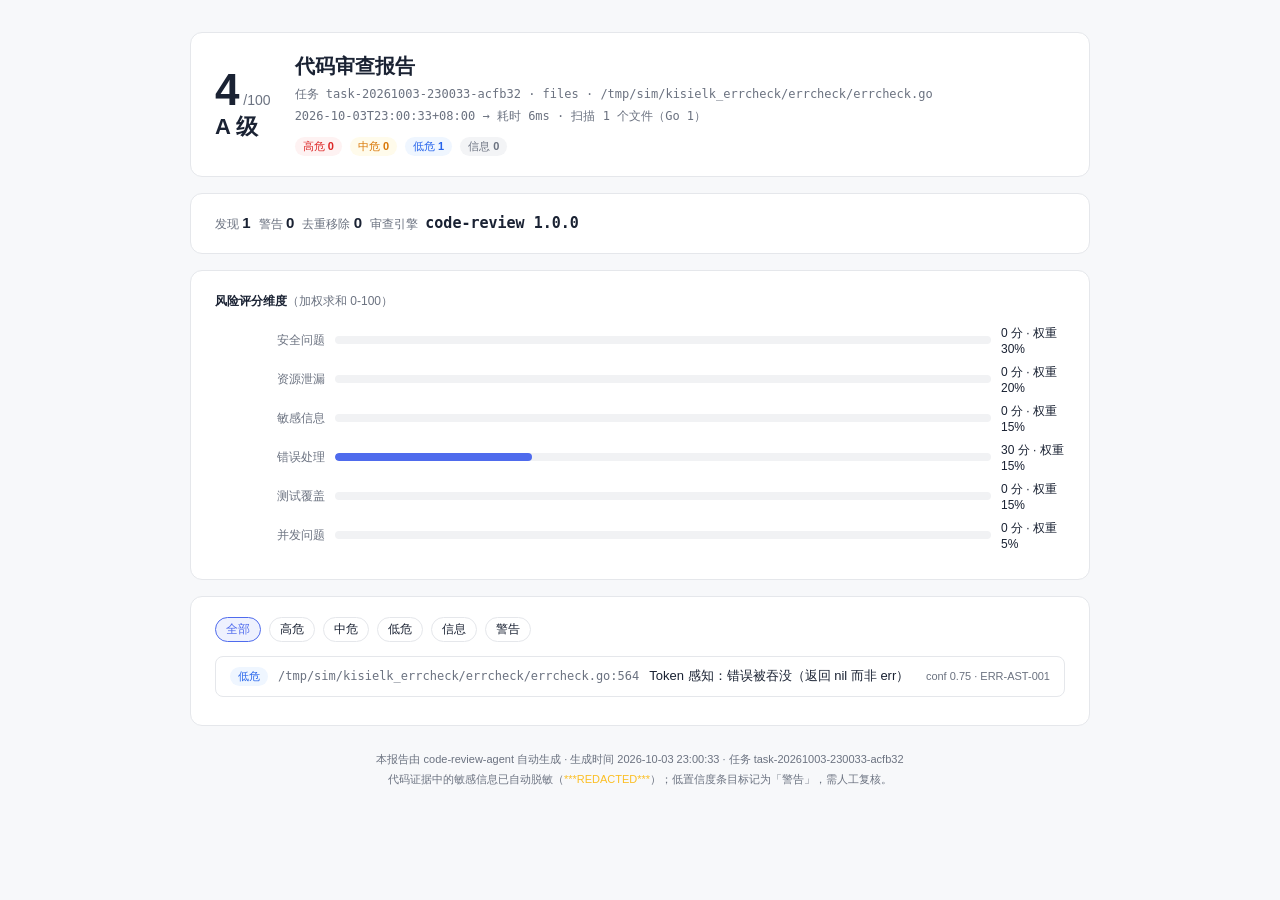
<file: review_report.html>
<!DOCTYPE html>
<html lang="zh-CN">
<head>
<meta charset="UTF-8">
<meta name="viewport" content="width=device-width, initial-scale=1.0">
<title>代码审查报告 task-20261003-230033-acfb32</title>
<style>
  :root { --ink:#1a2233; --dim:#6b7280; --line:#e5e7eb; --accent:#4f6bed;
    --red:#dc2626; --red-soft:#fef2f2; --orange:#d97706; --orange-soft:#fffbeb;
    --blue:#2563eb; --blue-soft:#eff6ff; --green:#16a34a; --violet:#7c3aed; }
  * { box-sizing:border-box; margin:0; padding:0; }
  body { font-family:-apple-system,"PingFang SC","Microsoft YaHei",sans-serif;
    color:var(--ink); background:#f7f8fa; padding:32px 16px; }
  .wrap { max-width:900px; margin:0 auto; }
  .card { background:#fff; border:1px solid var(--line); border-radius:12px; padding:20px 24px; margin-bottom:16px; }
  h1 { font-size:20px; margin-bottom:4px; }
  .meta { color:var(--dim); font-size:12px; line-height:1.8; }
  .mono { font-family:"SF Mono",Menlo,Consolas,monospace; font-size:12px; }
  .hero { display:flex; align-items:center; gap:24px; }
  .score { font-size:44px; font-weight:700; line-height:1; }
  .score small { font-size:14px; color:var(--dim); font-weight:400; }
  .grade { font-size:22px; font-weight:700; }
  .chips { display:flex; flex-wrap:wrap; gap:8px; margin-top:10px; }
  .chip { font-size:12px; padding:3px 10px; border-radius:99px; border:1px solid var(--line);
    background:#fff; cursor:pointer; user-select:none; }
  .chip.on { border-color:var(--accent); color:var(--accent); background:#eef1fe; }
  .stat { color:var(--dim); font-size:12px; }
  .stat b { color:var(--ink); font-size:15px; }
  details { border:1px solid var(--line); border-radius:8px; margin-bottom:8px; background:#fff; overflow:hidden; }
  summary { padding:10px 14px; cursor:pointer; display:flex; align-items:center; gap:10px; font-size:13px; list-style:none; }
  summary::-webkit-details-marker { display:none; }
  summary:hover { background:#fafbfc; }
  .badge { font-size:11px; padding:2px 8px; border-radius:99px; flex-shrink:0; }
  .b-high { color:var(--red); background:var(--red-soft); }
  .b-medium { color:var(--orange); background:var(--orange-soft); }
  .b-low { color:var(--blue); background:var(--blue-soft); }
  .b-info { color:var(--dim); background:#f3f4f6; }
  .b-warn { color:var(--violet); background:#f5f3ff; }
  .loc { color:var(--dim); font-family:Menlo,Consolas,monospace; font-size:12px; flex-shrink:0; }
  .ftitle { flex:1; min-width:0; overflow:hidden; text-overflow:ellipsis; white-space:nowrap; }
  .fmeta { color:var(--dim); font-size:11px; flex-shrink:0; }
  .fbody { padding:12px 14px; border-top:1px solid var(--line); }
  pre { background:#0f172a; color:#e2e8f0; padding:12px 14px; border-radius:8px;
    overflow-x:auto; font-size:12px; line-height:1.6; font-family:Menlo,Consolas,monospace; white-space:pre-wrap; word-break:break-all; }
  .redacted { color:#fbbf24; }
  .rec { margin-top:10px; font-size:13px; line-height:1.7; }
  .rec b { color:var(--green); }
  .bar-row { display:flex; align-items:center; gap:10px; margin-bottom:8px; font-size:12px; }
  .bar-label { width:110px; color:var(--dim); text-align:right; flex-shrink:0; }
  .bar-track { flex:1; height:8px; background:#f1f2f4; border-radius:99px; overflow:hidden; }
  .bar-fill { height:100%; border-radius:99px; background:var(--accent); }
  .bar-num { width:64px; flex-shrink:0; }
  .empty { color:var(--dim); font-size:13px; padding:14px 0; text-align:center; }
  footer { color:var(--dim); font-size:11px; text-align:center; margin-top:24px; line-height:1.8; }
  @media print { body { background:#fff; padding:0; } .card { break-inside:avoid; } }
</style>
</head>
<body><div class="wrap">
<div class="card hero">
  <div>
    <div class="score">4<small> /100</small></div>
    <div class="grade">A 级</div>
  </div>
  <div style="flex:1">
    <h1>代码审查报告</h1>
    <div class="meta mono">任务 task-20261003-230033-acfb32 · files · /tmp/sim/kisielk_errcheck/errcheck/errcheck.go<br>
    2026-10-03T23:00:33+08:00 → 耗时 6ms · 扫描 1 个文件（Go 1）</div>
    <div class="chips"><span class="badge b-high">高危 <b>0</b></span><span class="badge b-medium">中危 <b>0</b></span><span class="badge b-low">低危 <b>1</b></span><span class="badge b-info">信息 <b>0</b></span></div>
  </div>
</div>
<div class="card"><div class="chips" style="margin-top:0"><span class="stat">发现 <b>1</b></span><span class="stat">警告 <b>0</b></span><span class="stat">去重移除 <b>0</b></span><span class="stat mono">审查引擎 <b>code-review 1.0.0</b></span></div></div><div class="card"><div class="meta" style="margin-bottom:12px"><b style="color:var(--ink)">风险评分维度</b>（加权求和 0-100）</div><div class="bar-row">
  <div class="bar-label">安全问题</div>
  <div class="bar-track"><div class="bar-fill" style="width:0.0%"></div></div>
  <div class="bar-num">0 分 · 权重 30%</div>
</div><div class="bar-row">
  <div class="bar-label">资源泄漏</div>
  <div class="bar-track"><div class="bar-fill" style="width:0.0%"></div></div>
  <div class="bar-num">0 分 · 权重 20%</div>
</div><div class="bar-row">
  <div class="bar-label">敏感信息</div>
  <div class="bar-track"><div class="bar-fill" style="width:0.0%"></div></div>
  <div class="bar-num">0 分 · 权重 15%</div>
</div><div class="bar-row">
  <div class="bar-label">错误处理</div>
  <div class="bar-track"><div class="bar-fill" style="width:30.0%"></div></div>
  <div class="bar-num">30 分 · 权重 15%</div>
</div><div class="bar-row">
  <div class="bar-label">测试覆盖</div>
  <div class="bar-track"><div class="bar-fill" style="width:0.0%"></div></div>
  <div class="bar-num">0 分 · 权重 15%</div>
</div><div class="bar-row">
  <div class="bar-label">并发问题</div>
  <div class="bar-track"><div class="bar-fill" style="width:0.0%"></div></div>
  <div class="bar-num">0 分 · 权重 5%</div>
</div></div><div class="card">
<div class="chips" style="margin-top:0;margin-bottom:14px" id="filters">
  <span class="chip on" data-f="all" onclick="flt('all',this)">全部</span>
  <span class="chip" data-f="high" onclick="flt('high',this)">高危</span>
  <span class="chip" data-f="medium" onclick="flt('medium',this)">中危</span>
  <span class="chip" data-f="low" onclick="flt('low',this)">低危</span>
  <span class="chip" data-f="info" onclick="flt('info',this)">信息</span>
  <span class="chip" data-f="warning" onclick="flt('warning',this)">警告</span>
</div>
<div id="list"><details data-sev="low">
<summary>
  <span class="badge b-low">低危</span>
  <span class="loc">/tmp/sim/kisielk_errcheck/errcheck/errcheck.go:564</span>
  <span class="ftitle">Token 感知：错误被吞没（返回 nil 而非 err）</span>
  <span class="fmeta">conf 0.75 · ERR-AST-001</span>
</summary>
<div class="fbody">
  <pre>	if err != nil {</pre>
  <div class="rec"><b>修复建议</b> 应返回 err 或使用 fmt.Errorf 添加上下文</div>
</div>
</details><div data-sev="warning-sep" style="display:none"></div></div></div><script>
function flt(f, el) {
  document.querySelectorAll('#filters .chip').forEach(function (c) { c.classList.remove('on'); });
  el.classList.add('on');
  document.querySelectorAll('#list details').forEach(function (d) {
    var sev = d.getAttribute('data-sev');
    d.style.display = (f === 'all' || sev === f || (f === 'high' && sev === 'high')) ? '' : 'none';
  });
  var sep = document.querySelector('[data-sev="warning-sep"]');
  if (sep) sep.style.display = (f === 'all' || f === 'warning') ? '' : 'none';
}
</script><footer>
本报告由 code-review-agent 自动生成 · 生成时间 2026-10-03 23:00:33 · 任务 task-20261003-230033-acfb32<br>
代码证据中的敏感信息已自动脱敏（<span class="redacted" style="font-size:11px">***REDACTED***</span>）；低置信度条目标记为「警告」，需人工复核。
</footer>
</div></body></html>
</file>
